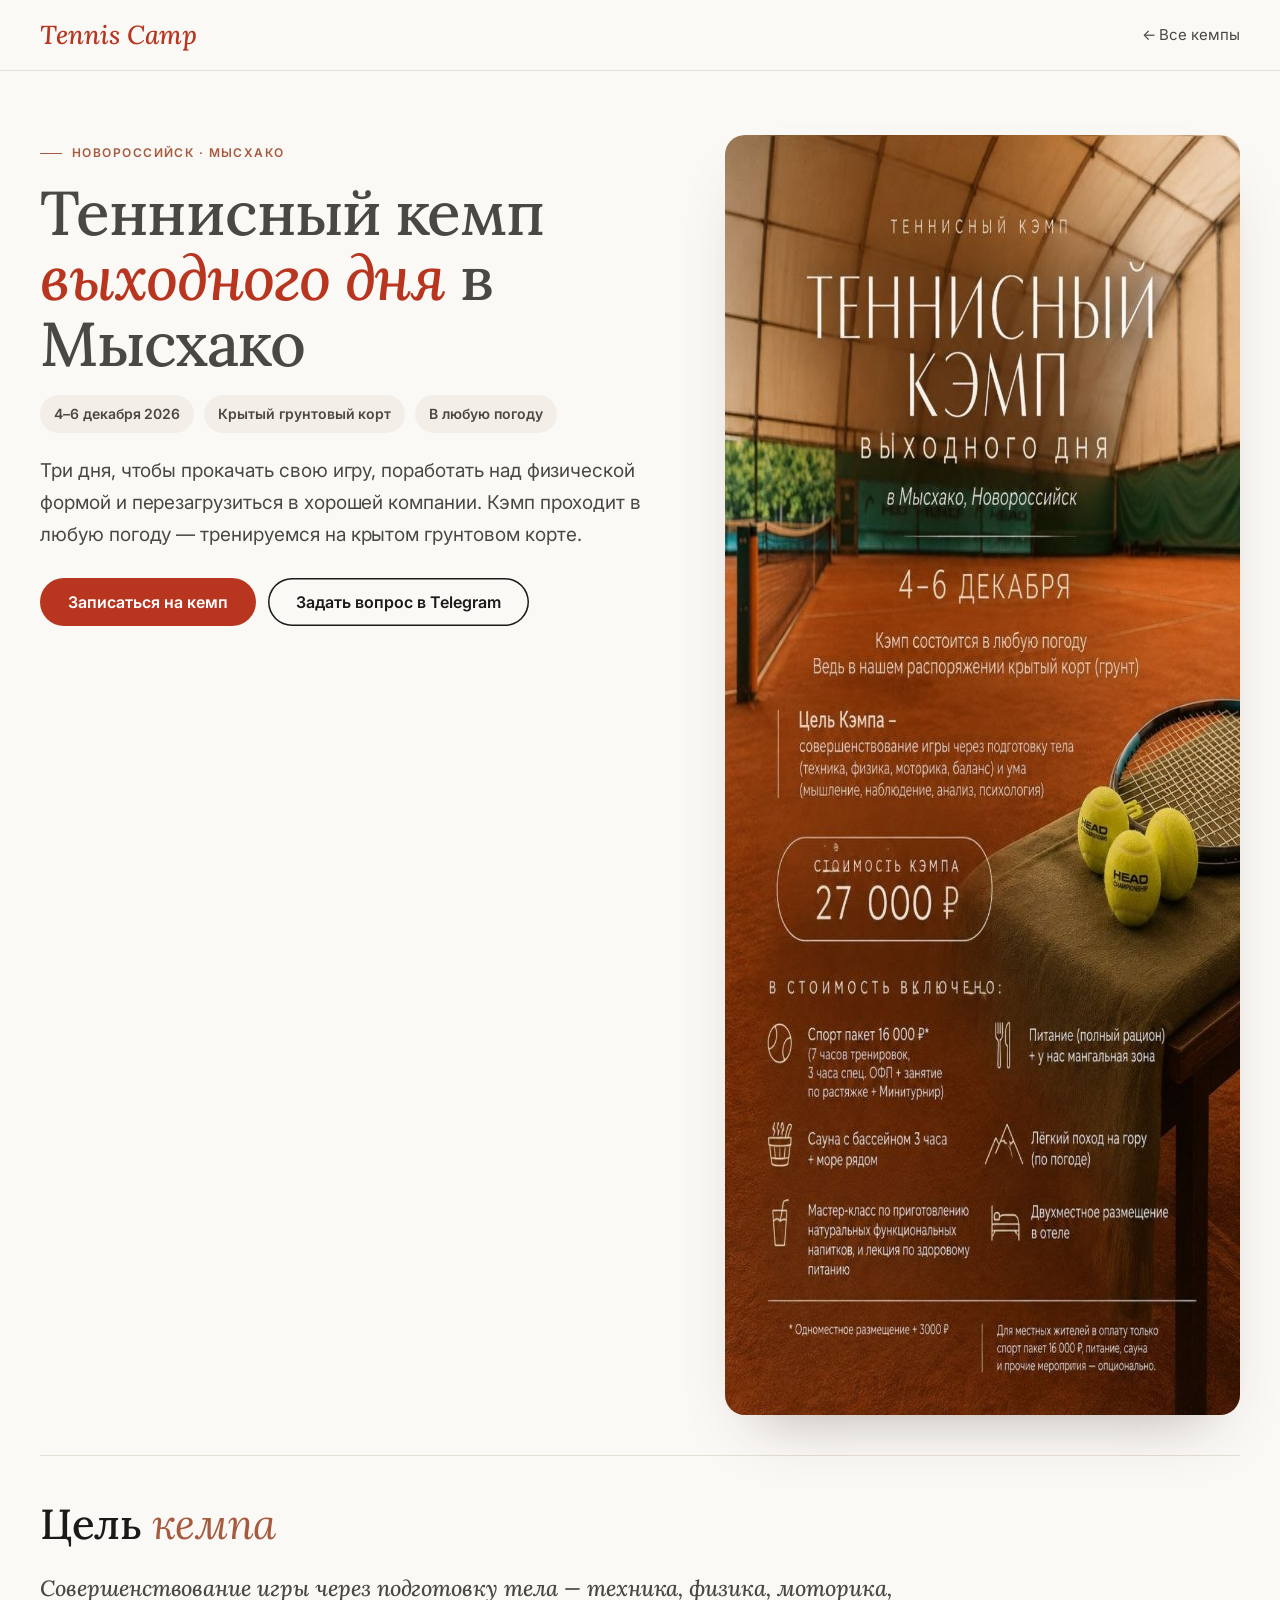
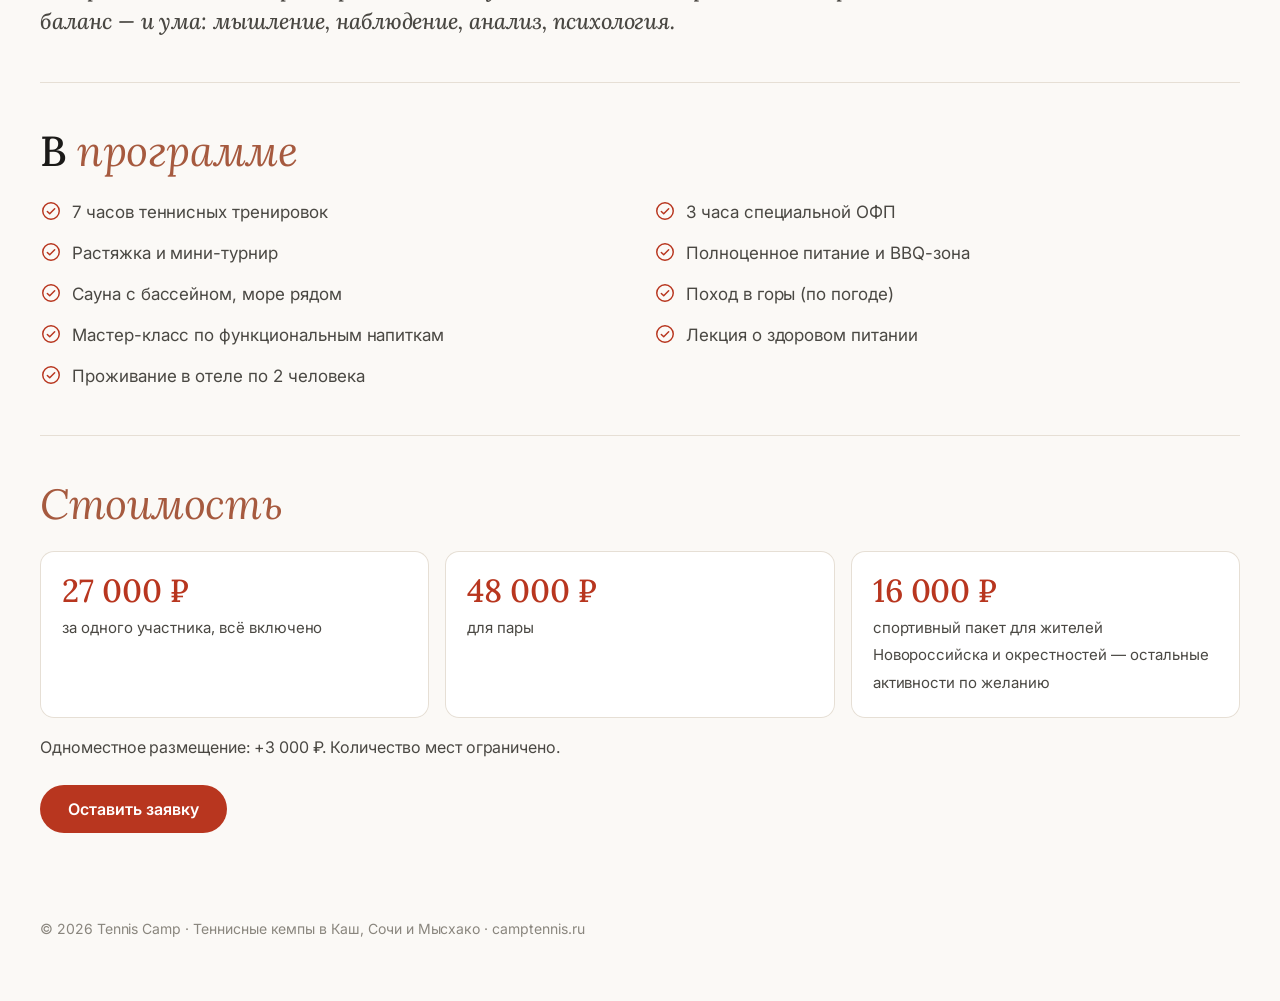
<file: myskhako/index.html>
<!doctype html>
<html lang="ru">
<head>
  <meta charset="utf-8">
  <meta name="viewport" content="width=device-width, initial-scale=1">
  <title>Теннисный кемп выходного дня в Мысхако (Новороссийск), 4–6 декабря — Tennis Camp</title>
  <meta name="description" content="Теннисный кемп выходного дня в Мысхако, Новороссийск, 4–6 декабря. Крытый грунтовый корт, 7 часов тренировок, 3 часа ОФП, мини-турнир, сауна с бассейном, питание и отель. 27 000 ₽, для пары 48 000 ₽.">
  <meta name="keywords" content="теннисный кемп Новороссийск, теннисный кемп Мысхако, теннис Новороссийск, теннисный лагерь для взрослых, теннис выходного дня, крытый грунтовый корт Новороссийск">
  <link rel="canonical" href="https://camptennis.ru/myskhako/">
  <meta property="og:type" content="website">
  <meta property="og:url" content="https://camptennis.ru/myskhako/">
  <meta property="og:title" content="Теннисный кемп выходного дня в Мысхако — 4–6 декабря">
  <meta property="og:description" content="Три дня тенниса на крытом грунте в Новороссийске: тренировки, ОФП, мини-турнир, сауна, питание и отель. 27 000 ₽.">
  <meta property="og:image" content="https://camptennis.ru/img/myskhako.jpg">
  <meta property="og:locale" content="ru_RU">
  <meta name="theme-color" content="#ffffff">
  <link rel="preconnect" href="https://fonts.googleapis.com">
  <link rel="preconnect" href="https://fonts.gstatic.com" crossorigin>
  <link href="https://fonts.googleapis.com/css2?family=Inter:wght@400;500;600&family=Lora:ital,wght@0,400;0,500;0,600;1,400;1,500&display=swap" rel="stylesheet">
  <link rel="stylesheet" href="../styles.css">
  <link rel="icon" href="data:image/svg+xml,%3Csvg xmlns='http://www.w3.org/2000/svg' viewBox='0 0 32 32'%3E%3Ccircle cx='16' cy='16' r='14' fill='%23c23a22'/%3E%3Cpath d='M6 7c6 4 6 14 0 18M26 7c-6 4-6 14 0 18' stroke='%23fff' stroke-width='2' fill='none'/%3E%3C/svg%3E">
  <style>
    .mk-top { padding: 22px 0; border-bottom: 1px solid var(--line); }
    .mk-top .container { display: flex; justify-content: space-between; align-items: center; gap: 16px; }
    .mk-back { color: var(--ink-2); text-decoration: none; font-size: 15px; }
    .mk-hero { display: grid; grid-template-columns: 1.1fr .9fr; gap: 56px; align-items: start; padding: 64px 0 40px; }
    .mk-hero h1 { font: 500 clamp(36px, 5vw, 62px)/1.06 var(--display); letter-spacing: -.02em; margin: 0 0 18px; }
    .mk-hero h1 em { font-style: italic; color: var(--red); }
    .mk-meta { display: flex; flex-wrap: wrap; gap: 10px; margin: 0 0 22px; padding: 0; list-style: none; }
    .mk-meta li { background: var(--soft); border-radius: 999px; padding: 7px 14px; font-weight: 600; font-size: 14px; }
    .mk-lead { font-size: 19px; color: var(--ink-2); margin: 0 0 26px; }
    .mk-cta { display: flex; flex-wrap: wrap; gap: 12px; }
    .mk-poster { width: 100%; border-radius: var(--r); box-shadow: var(--shadow); display: block; }
    .mk-sec { padding: 44px 0; border-top: 1px solid var(--line); }
    .mk-sec h2 { margin: 0 0 22px; font-size: clamp(28px, 3.4vw, 42px); }
    .mk-list { list-style: none; padding: 0; margin: 0; display: grid; grid-template-columns: 1fr 1fr; gap: 12px 28px; }
    .mk-list li { display: flex; gap: 10px; align-items: flex-start; font-size: 17px; }
    .mk-list svg { width: 22px; height: 22px; flex: none; fill: none; stroke: var(--red); stroke-width: 1.6; margin-top: 2px; }
    .mk-prices { display: grid; grid-template-columns: repeat(3, 1fr); gap: 16px; }
    .mk-price { background: #fff; border-radius: var(--r-sm); box-shadow: inset 0 0 0 1px var(--line); padding: 22px; }
    .mk-price b { display: block; font: 500 32px/1.1 var(--display); color: var(--red); margin-bottom: 6px; }
    .mk-price span { color: var(--ink-2); font-size: 15px; }
    .mk-note { color: var(--ink-2); margin-top: 16px; }
    .mk-goal { font: italic 500 22px/1.5 var(--display); max-width: 860px; margin: 0; }
    .mk-foot { padding: 40px 0 60px; color: var(--muted); font-size: 14px; }
    .mk-sticky { display: none; }
    @media (max-width: 860px) {
      .mk-hero { grid-template-columns: 1fr; gap: 28px; padding-top: 32px; }
      .mk-list, .mk-prices { grid-template-columns: 1fr; }
    }
    @media (max-width: 600px) {
      .container { width: calc(100% - 32px); }
      .mk-top { padding: 16px 0; }
      .mk-hero h1 { font-size: 38px; }
      .mk-meta li { font-size: 13px; padding: 6px 12px; }
      .mk-lead { font-size: 17px; }
      .mk-cta .btn { width: 100%; }
      .mk-sec { padding: 34px 0; }
      .mk-goal { font-size: 19px; }
      .mk-list li { font-size: 16px; }
      .mk-prices { gap: 10px; }
      .mk-price { padding: 16px 18px; display: flex; align-items: baseline; gap: 14px; }
      .mk-price b { font-size: 26px; margin: 0; flex: none; }
      .mk-price span { font-size: 14px; line-height: 1.4; }
      .mk-foot { padding-bottom: 110px; }
      .mk-sticky { display: flex; position: fixed; left: 12px; right: 12px; bottom: calc(12px + env(safe-area-inset-bottom)); z-index: 50;
        justify-content: space-between; align-items: center; gap: 12px; padding: 10px 10px 10px 18px; border-radius: 999px;
        background: rgba(27,26,24,.92); backdrop-filter: blur(12px); color: #fff; text-decoration: none; box-shadow: 0 16px 40px -12px rgba(0,0,0,.45); }
      .mk-sticky small { display: block; font-size: 11px; opacity: .7; letter-spacing: .04em; }
      .mk-sticky b { font: 500 18px/1.2 var(--display); }
      .mk-sticky .btn { padding: 11px 20px; }
    }
  </style>
  <script type="application/ld+json">
  {"@context":"https://schema.org","@type":"SportsEvent","name":"Теннисный кемп выходного дня в Мысхако","description":"Три дня тенниса на крытом грунтовом корте в Мысхако (Новороссийск): 7 часов тренировок, 3 часа ОФП, растяжка, мини-турнир, сауна с бассейном, питание и проживание в отеле.","sport":"Теннис","startDate":"2026-12-04","endDate":"2026-12-06","eventStatus":"https://schema.org/EventScheduled","eventAttendanceMode":"https://schema.org/OfflineEventAttendanceMode","image":"https://camptennis.ru/img/myskhako.jpg","url":"https://camptennis.ru/myskhako/","location":{"@type":"Place","name":"Мысхако, Новороссийск","address":{"@type":"PostalAddress","addressLocality":"Новороссийск","addressRegion":"Краснодарский край","addressCountry":"RU"}},"offers":[{"@type":"Offer","name":"Участие","price":"27000","priceCurrency":"RUB","availability":"https://schema.org/InStock","url":"https://camptennis.ru/myskhako/"},{"@type":"Offer","name":"Для пары","price":"48000","priceCurrency":"RUB","availability":"https://schema.org/InStock","url":"https://camptennis.ru/myskhako/"},{"@type":"Offer","name":"Спортивный пакет для жителей Новороссийска","price":"16000","priceCurrency":"RUB","availability":"https://schema.org/InStock","url":"https://camptennis.ru/myskhako/"}],"organizer":{"@type":"Organization","name":"Tennis Camp","url":"https://camptennis.ru/"}}
  </script>
</head>
<body>
<svg width="0" height="0" style="position:absolute" aria-hidden="true">
  <symbol id="i-check" viewBox="0 0 24 24"><circle cx="12" cy="12" r="9"/><path d="M8 12.5l2.6 2.6L16 9.5"/></symbol>
</svg>

<header class="mk-top">
  <div class="container">
    <a href="../" class="logo">Tennis&nbsp;Camp</a>
    <a href="../" class="mk-back">← Все кемпы</a>
  </div>
</header>

<main class="container">
  <section class="mk-hero">
    <div>
      <p class="eyebrow">Новороссийск · Мысхако</p>
      <h1>Теннисный кемп <em>выходного дня</em> в Мысхако</h1>
      <ul class="mk-meta">
        <li>4–6 декабря 2026</li>
        <li>Крытый грунтовый корт</li>
        <li>В любую погоду</li>
      </ul>
      <p class="mk-lead">Три дня, чтобы прокачать свою игру, поработать над физической формой и перезагрузиться в хорошей компании. Кэмп проходит в любую погоду — тренируемся на крытом грунтовом корте.</p>
      <div class="mk-cta">
        <a class="btn btn--lg" href="../#camps-myskhako">Записаться на кемп</a>
        <a class="btn btn--lg btn--outline" href="https://t.me/prana_kitchen_worldwide" target="_blank" rel="noopener">Задать вопрос в Telegram</a>
      </div>
    </div>
    <img class="mk-poster" src="../img/myskhako.jpg" alt="Афиша теннисного кемпа выходного дня в Мысхако, Новороссийск, 4–6 декабря" width="853" height="1280">
  </section>

  <section class="mk-sec">
    <h2>Цель <em>кемпа</em></h2>
    <p class="mk-goal">Совершенствование игры через подготовку тела — техника, физика, моторика, баланс — и ума: мышление, наблюдение, анализ, психология.</p>
  </section>

  <section class="mk-sec">
    <h2>В <em>программе</em></h2>
    <ul class="mk-list">
      <li><svg><use href="#i-check"/></svg>7 часов теннисных тренировок</li>
      <li><svg><use href="#i-check"/></svg>3 часа специальной ОФП</li>
      <li><svg><use href="#i-check"/></svg>Растяжка и мини-турнир</li>
      <li><svg><use href="#i-check"/></svg>Полноценное питание и BBQ-зона</li>
      <li><svg><use href="#i-check"/></svg>Сауна с бассейном, море рядом</li>
      <li><svg><use href="#i-check"/></svg>Поход в горы (по погоде)</li>
      <li><svg><use href="#i-check"/></svg>Мастер-класс по функциональным напиткам</li>
      <li><svg><use href="#i-check"/></svg>Лекция о здоровом питании</li>
      <li><svg><use href="#i-check"/></svg>Проживание в отеле по 2 человека</li>
    </ul>
  </section>

  <section class="mk-sec">
    <h2><em>Стоимость</em></h2>
    <div class="mk-prices">
      <div class="mk-price"><b>27 000 ₽</b><span>за одного участника, всё включено</span></div>
      <div class="mk-price"><b>48 000 ₽</b><span>для пары</span></div>
      <div class="mk-price"><b>16 000 ₽</b><span>спортивный пакет для жителей Новороссийска и окрестностей — остальные активности по желанию</span></div>
    </div>
    <p class="mk-note">Одноместное размещение: +3 000 ₽. Количество мест ограничено.</p>
    <div class="mk-cta" style="margin-top:24px">
      <a class="btn btn--lg" href="../#camps-myskhako">Оставить заявку</a>
    </div>
  </section>
</main>

<a class="mk-sticky" href="../#camps-myskhako"><span><small>4–6 декабря · Мысхако</small><b>27 000 ₽</b></span><span class="btn">Записаться</span></a>

<footer class="container mk-foot">
  © 2026 Tennis Camp · Теннисные кемпы в Каш, Сочи и Мысхако · <a href="../">camptennis.ru</a>
</footer>
</body>
</html>
</file>
<file: styles.css>
/* ============ Tennis Camp — светлый каталог ============ */
:root {
  --bg: #ffffff;
  --soft: #f6f4f1;
  --card: #ffffff;
  --ink: #1d1d1f;
  --ink-2: #44454a;
  --muted: #7a7b80;
  --line: #e7e4df;
  --red: #c23a22;
  --red-dark: #a42f1a;
  --clay: #b8532f;
  --dark: #121212;
  --dark-2: #1c1c1c;
  --winter-1: #1d2f4d;
  --winter-2: #5b7fb0;
  --r: 14px;
  --r-sm: 10px;
  --shadow: 0 18px 40px -22px rgba(0,0,0,.28);
  --display: 'Playfair Display', Georgia, serif;
  --sans: 'Manrope', system-ui, -apple-system, sans-serif;
  --ease: cubic-bezier(.2, .7, .2, 1);
}

*, *::before, *::after { box-sizing: border-box; }
html { scroll-behavior: smooth; scroll-padding-top: 80px; }
body { margin: 0; font-family: var(--sans); color: var(--ink); background: var(--bg); font-size: 16px; line-height: 1.6; -webkit-font-smoothing: antialiased; }
img { max-width: 100%; display: block; }
a { color: inherit; text-decoration: none; }
svg { width: 1em; height: 1em; fill: none; stroke: currentColor; stroke-width: 1.7; stroke-linecap: round; stroke-linejoin: round; flex: none; }
::selection { background: var(--red); color: #fff; }
h1, h2, h3, h4 { margin: 0; }
h2 { font-size: clamp(28px, 3.2vw, 38px); font-weight: 800; letter-spacing: -.02em; line-height: 1.15; }
h3 { font-size: 18px; font-weight: 800; letter-spacing: -.01em; line-height: 1.3; }
p { margin: 0 0 1em; }
.container { width: min(1200px, 100% - 40px); margin-inline: auto; }
.muted { color: var(--muted); }
.eyebrow { font-size: 12px; font-weight: 700; letter-spacing: .08em; text-transform: uppercase; color: var(--ink-2); margin: 0 0 6px; }
.eyebrow--light { color: rgba(255,255,255,.7); }
.section__sub { color: var(--ink-2); font-size: 17px; margin: 8px 0 0; }
.section__sub--light { color: rgba(255,255,255,.7); }

/* ============ Buttons ============ */
.btn { display: inline-flex; align-items: center; justify-content: center; gap: 8px; border: 0; cursor: pointer; font: 700 15px var(--sans); padding: 13px 26px; border-radius: 999px; background: var(--red); color: #fff; transition: background .2s, transform .25s var(--ease), box-shadow .25s; white-space: nowrap; }
.btn:hover { background: var(--red-dark); transform: translateY(-1px); box-shadow: 0 10px 22px -12px rgba(194, 58, 34, .7); }
.btn:disabled { opacity: .6; cursor: wait; transform: none; }
.btn svg { font-size: 18px; }
.btn--lg { padding: 16px 30px; font-size: 16px; }
.btn--small { padding: 9px 20px; font-size: 14px; }
.btn--block { width: 100%; }
.btn--outline { background: transparent; color: var(--ink); box-shadow: inset 0 0 0 1.5px var(--ink); }
.btn--outline:hover { background: var(--ink); color: #fff; box-shadow: none; }
.link-btn { display: inline-flex; align-items: center; gap: 4px; background: none; border: 0; padding: 0; cursor: pointer; font: 700 15px var(--sans); color: var(--ink); }
.link-btn svg { transition: transform .25s var(--ease); }
.link-btn:hover { color: var(--red); }
.link-btn:hover svg { transform: translateX(3px); }

/* ============ Topbar + Nav ============ */
.topbar { background: var(--red); color: #fff; text-align: center; font-size: 13px; font-weight: 600; padding: 8px 16px; }
.topbar__link { background: none; border: 0; padding: 0; color: #ffe08a; font: inherit; font-weight: 800; cursor: pointer; text-decoration: underline; text-underline-offset: 3px; }
.nav { position: sticky; top: 0; z-index: 50; background: rgba(255,255,255,.96); backdrop-filter: blur(12px); border-bottom: 1px solid var(--line); }
.nav__inner { display: flex; align-items: center; gap: 28px; height: 68px; }
.logo { font: 800 26px/1 var(--display); color: var(--red); letter-spacing: -.01em; }
.logo--light { color: #fff; }
.nav__links { display: flex; gap: 24px; font-size: 14px; font-weight: 600; padding-left: 26px; border-left: 1px solid var(--line); height: 28px; align-items: center; }
.nav__links a { transition: color .2s; }
.nav__links a:hover { color: var(--red); }
.nav__tg { margin-left: auto; display: inline-flex; align-items: center; gap: 7px; font-size: 14px; font-weight: 700; }
.nav__tg svg { font-size: 19px; color: var(--red); }
.nav__tg:hover { color: var(--red); }
.nav__burger { display: none; background: none; border: 0; width: 40px; height: 40px; cursor: pointer; padding: 9px; }
.nav__burger span { display: block; height: 2px; background: var(--ink); margin: 6px 0; transition: transform .3s var(--ease); }
.nav.menu-open .nav__burger span:first-child { transform: translateY(4px) rotate(45deg); }
.nav.menu-open .nav__burger span:last-child { transform: translateY(-4px) rotate(-45deg); }

/* ============ Hero ============ */
.hero { position: relative; min-height: 440px; display: grid; place-items: center; text-align: center; color: #fff; overflow: hidden; padding: 70px 0 110px; }
.hero__bg { position: absolute; inset: 0; background: url('img/hero.jpg') center 62% / cover no-repeat; transform: scale(1.05); animation: heroZoom 12s var(--ease) forwards; }
.hero__bg::after { content: ''; position: absolute; inset: 0; background: linear-gradient(180deg, rgba(120, 40, 20, .55), rgba(150, 52, 26, .72)); mix-blend-mode: multiply; }
.hero::after { content: ''; position: absolute; inset: 0; background: linear-gradient(180deg, rgba(0,0,0,.05), rgba(0,0,0,.25)); }
@keyframes heroZoom { to { transform: scale(1); } }
.hero__inner { position: relative; z-index: 1; }
.hero__kicker { font-size: 13px; font-weight: 700; letter-spacing: .14em; text-transform: uppercase; opacity: .9; margin-bottom: 14px; }
.hero__title { font: 800 clamp(42px, 6.4vw, 84px)/1.05 var(--display); letter-spacing: -.01em; margin-bottom: 16px; text-shadow: 0 4px 30px rgba(0,0,0,.25); }
.hero__lead { font-size: 18px; max-width: 620px; margin: 0 auto; opacity: .92; }

/* ============ Search ============ */
.search-wrap { position: relative; z-index: 5; margin-top: -42px; }
.search { display: grid; grid-template-columns: 1.1fr 1fr 1fr auto; align-items: center; background: #fff; border-radius: 999px; padding: 8px 8px 8px 12px; box-shadow: 0 20px 50px -20px rgba(0,0,0,.35), 0 0 0 1px var(--line); }
.search__field { display: flex; align-items: center; gap: 12px; padding: 6px 18px; border-right: 1px solid var(--line); cursor: pointer; min-width: 0; }
.search__field:nth-child(3) { border-right: 0; }
.search__field > svg { font-size: 20px; color: var(--muted); }
.search__field > span { display: grid; min-width: 0; flex: 1; }
.search__field small { font-size: 11px; font-weight: 800; letter-spacing: .06em; text-transform: uppercase; color: var(--muted); }
.search__field select { border: 0; background: transparent; font: 600 15px var(--sans); color: var(--ink); padding: 2px 0; outline: none; cursor: pointer; appearance: none; -webkit-appearance: none; width: 100%; text-overflow: ellipsis; }
.search__btn { padding: 15px 28px; }

/* ============ Tiles ============ */
.tiles { display: grid; grid-template-columns: repeat(3, 1fr); gap: 24px; padding: 56px 0 10px; }
.tile { display: flex; flex-direction: column; gap: 3px; }
.tile__img { display: block; aspect-ratio: 1 / 1; border-radius: var(--r-sm); background: var(--img) center / cover; margin-bottom: 14px; overflow: hidden; position: relative; transition: transform .5s var(--ease), box-shadow .5s var(--ease); }
.tile:hover .tile__img { transform: translateY(-4px); box-shadow: var(--shadow); }
.tile__img--winter { background: radial-gradient(120% 100% at 75% 0%, var(--winter-2) 0%, var(--winter-1) 75%); }
.tile__img--winter::after, .place__media--winter::after { content: ''; position: absolute; inset: 24% 20%; border: 1.5px solid rgba(255,255,255,.4); background: linear-gradient(rgba(255,255,255,.4), rgba(255,255,255,.4)) center / 100% 1.5px no-repeat, linear-gradient(rgba(255,255,255,.3), rgba(255,255,255,.3)) center / 1.5px 50% no-repeat; transform: perspective(500px) rotateX(50deg); }
.snow { position: absolute; inset: -50% 0 0; background-image: radial-gradient(2px 2px at 20px 30px, #fff, transparent), radial-gradient(1.5px 1.5px at 80px 120px, #fff, transparent), radial-gradient(2.5px 2.5px at 150px 60px, #fff, transparent), radial-gradient(1.5px 1.5px at 200px 160px, #fff, transparent), radial-gradient(2px 2px at 260px 90px, #fff, transparent); background-size: 300px 200px; opacity: .6; animation: snow 14s linear infinite; }
@keyframes snow { to { transform: translateY(33%); } }
.tile b { font-size: 18px; font-weight: 800; }
.tile__more { display: inline-flex; align-items: center; gap: 4px; font-size: 14px; color: var(--ink-2); }
.tile:hover .tile__more { color: var(--red); }

/* ============ Sections ============ */
.section { padding: 90px 0; }
.section--soft { background: var(--soft); }
.section--dark { background: var(--dark); color: #fff; }
.section__head { display: flex; justify-content: space-between; align-items: end; gap: 24px; flex-wrap: wrap; margin-bottom: 30px; }

/* Filters */
.filters { display: flex; gap: 8px; }
.chip { border: 1px solid var(--line); cursor: pointer; font: 700 14px var(--sans); padding: 9px 20px; border-radius: 999px; background: #fff; color: var(--ink); transition: .2s; }
.chip:hover { border-color: var(--ink); }
.chip.is-active { background: var(--ink); border-color: var(--ink); color: #fff; }

/* ============ Camp cards ============ */
.camps { display: grid; grid-template-columns: repeat(auto-fill, minmax(min(270px, 100%), 1fr)); gap: 20px; }
.camp { display: flex; flex-direction: column; background: var(--card); border: 1px solid var(--line); border-radius: var(--r); overflow: hidden; cursor: pointer; transition: transform .35s var(--ease), box-shadow .35s var(--ease); animation: fadeUp .6s var(--ease) both; text-align: left; font: inherit; color: inherit; padding: 0; }
.camp:hover { transform: translateY(-4px); box-shadow: var(--shadow); }
@keyframes fadeUp { from { opacity: 0; transform: translateY(18px); } }
.camp__img { position: relative; aspect-ratio: 4 / 2.9; background: var(--img) center / cover; overflow: hidden; }
.camp__img--winter { background: radial-gradient(120% 100% at 75% 0%, var(--winter-2) 0%, var(--winter-1) 75%); }
.camp__img--winter::after { content: ''; position: absolute; inset: 22% 18%; border: 1.5px solid rgba(255,255,255,.4); background: linear-gradient(rgba(255,255,255,.4), rgba(255,255,255,.4)) center / 100% 1.5px no-repeat; transform: perspective(400px) rotateX(50deg); }
.camp__badges { position: absolute; left: 12px; top: 12px; display: flex; gap: 6px; flex-wrap: wrap; z-index: 1; }
.badge { font-size: 11px; font-weight: 800; padding: 5px 10px; border-radius: 99px; background: #fff; color: var(--ink); }
.badge--hot { background: var(--red); color: #fff; }
.badge--dark { background: var(--ink); color: #fff; }
.camp__body { padding: 18px 20px 20px; display: flex; flex-direction: column; flex: 1; }
.camp__cat { font-size: 13px; color: var(--muted); margin-bottom: 6px; }
.camp__title { font-size: 17px; font-weight: 800; line-height: 1.3; margin-bottom: 10px; }
.camp__row { display: flex; align-items: center; gap: 8px; font-size: 13px; color: var(--ink-2); margin-bottom: 3px; }
.camp__row svg { font-size: 14px; color: var(--muted); }
.camp__features { list-style: none; padding: 0; margin: 14px 0 0; display: flex; flex-wrap: wrap; gap: 2px 0; font-size: 13px; color: var(--ink-2); }
.camp__features li:not(:last-child)::after { content: '•'; margin: 0 7px; color: var(--muted); }
.camp__seats { font-size: 12px; font-weight: 700; color: #2f8a52; margin-top: 12px; }
.camp__seats--low { color: var(--red); }
.camp__seats--sold { color: var(--muted); }
.camp__foot { margin-top: auto; padding-top: 16px; }
.camp__price { border-top: 1px solid var(--line); padding-top: 14px; margin-top: 16px; text-align: right; font-size: 14px; color: var(--ink-2); }
.camp__price b { font-size: 18px; font-weight: 800; color: var(--ink); }
.camp__price small { display: block; font-size: 12px; color: var(--muted); }
.camp.is-sold { opacity: .7; }

/* ============ About ============ */
.about { display: grid; grid-template-columns: 1fr 1fr; gap: 70px; align-items: center; }
.about__photos { display: grid; grid-template-columns: 1.15fr 1fr; gap: 16px; align-items: end; }
.about__photos img { width: 100%; aspect-ratio: 3 / 4; object-fit: cover; border-radius: var(--r); }
.about__photos img:last-child { aspect-ratio: 3 / 4.6; transform: translateY(40px); }
.about__text h2 { margin-bottom: 18px; }
.about__lead { font-size: 19px; font-weight: 600; line-height: 1.5; }
.about__text p { color: var(--ink-2); }
.about__facts { list-style: none; padding: 0; margin: 28px 0 0; display: grid; grid-template-columns: repeat(3, 1fr); gap: 14px; }
.about__facts li { background: #fff; border: 1px solid var(--line); border-radius: var(--r-sm); padding: 16px; }
.about__facts b { display: block; font: 800 30px/1.1 var(--display); color: var(--red); }
.about__facts span { font-size: 13px; color: var(--ink-2); line-height: 1.35; display: block; margin-top: 4px; }

/* ============ Services (dark) ============ */
.services { display: grid; grid-template-columns: repeat(3, 1fr); gap: 16px; margin-top: 36px; }
.service { border: 1px solid rgba(255,255,255,.18); border-radius: var(--r); padding: 26px; transition: background .3s, border-color .3s; }
.service:hover { background: var(--dark-2); border-color: rgba(255,255,255,.35); }
.service svg { font-size: 28px; color: rgba(255,255,255,.85); margin-bottom: 18px; stroke-width: 1.4; }
.service h3 { font-size: 20px; margin-bottom: 8px; }
.service p { font-size: 14px; color: rgba(255,255,255,.65); margin: 0; }

/* ============ Program ============ */
.program { display: grid; grid-template-columns: 1fr 1.1fr; gap: 70px; align-items: start; }
.levels { display: grid; gap: 12px; margin-top: 28px; }
.level { display: flex; gap: 14px; align-items: start; padding: 18px; border: 1px solid var(--line); border-radius: var(--r-sm); }
.level svg { font-size: 22px; color: var(--red); margin-top: 2px; }
.level b { display: block; font-weight: 800; }
.level span { font-size: 14px; color: var(--ink-2); }
.timeline { list-style: none; margin: 0; padding: 0; border-left: 2px solid var(--line); }
.timeline li { position: relative; display: grid; grid-template-columns: 76px 1fr; gap: 16px; padding: 16px 0 16px 26px; }
.timeline li::before { content: ''; position: absolute; left: -7px; top: 22px; width: 12px; height: 12px; border-radius: 50%; background: #fff; border: 2px solid var(--red); }
.timeline time { font-weight: 800; color: var(--red); padding-top: 1px; }
.timeline b { display: block; font-weight: 800; }
.timeline span { font-size: 14px; color: var(--ink-2); }

/* ============ Gallery ============ */
.gallery { columns: 4; column-gap: 14px; margin-top: 30px; }
.gallery__item { display: inline-block; vertical-align: top; width: 100%; margin: 0 0 14px; padding: 0; border: 0; border-radius: var(--r-sm); overflow: hidden; cursor: zoom-in; break-inside: avoid; background: var(--line); }
.gallery__item img { width: 100%; height: auto; transition: transform .8s var(--ease); }
@media (hover: hover) { .gallery__item:hover img { transform: scale(1.05); } }
.gallery__item:focus-visible { outline: 2px solid var(--red); outline-offset: 3px; }

/* ============ Places ============ */
.places { display: grid; grid-template-columns: 1fr 1fr; gap: 20px; margin-top: 30px; }
.place { border: 1px solid var(--line); border-radius: var(--r); overflow: hidden; display: flex; flex-direction: column; }
.place__media { position: relative; aspect-ratio: 16 / 9; background: var(--img) center 60% / cover; overflow: hidden; }
.place__media--winter { background: radial-gradient(120% 100% at 75% 0%, var(--winter-2) 0%, var(--winter-1) 75%); }
.place__badge { position: absolute; left: 14px; top: 14px; z-index: 1; font-size: 12px; font-weight: 800; padding: 6px 12px; border-radius: 99px; background: #fff; }
.place__body { padding: 24px 26px 26px; display: flex; flex-direction: column; flex: 1; }
.place__body h3 { font-size: 22px; margin-bottom: 10px; }
.place__body > p { color: var(--ink-2); }
.place__list { list-style: none; padding: 0; margin: 0 0 22px; display: grid; gap: 10px; }
.place__list li { display: flex; gap: 10px; font-size: 15px; color: var(--ink-2); }
.place__list svg { font-size: 18px; color: var(--red); margin-top: 3px; }
.place__list b { color: var(--ink); }
.place .link-btn { margin-top: auto; align-self: flex-start; }

.courts { margin-top: 20px; border-radius: var(--r); padding: 40px; background: linear-gradient(135deg, var(--winter-1), #2a4470); color: #fff; display: grid; grid-template-columns: 1fr 1.7fr; gap: 40px; }
.courts h3 { font-size: 28px; margin-bottom: 12px; }
.courts__head p:last-child { color: rgba(255,255,255,.75); }
.courts__grid { display: grid; grid-template-columns: 1fr 1fr; gap: 12px; }
.court-card { padding: 20px; border-radius: var(--r-sm); border: 1px solid rgba(255,255,255,.2); background: rgba(255,255,255,.05); }
.court-card svg { font-size: 24px; color: #a9c6f0; margin-bottom: 10px; }
.court-card h4 { font-size: 16px; font-weight: 800; margin-bottom: 4px; }
.court-card p { font-size: 14px; color: rgba(255,255,255,.72); margin: 0; }

/* ============ Callout ============ */
.callout-row { display: grid; grid-template-columns: 2.2fr 1fr; gap: 20px; padding-bottom: 20px; }
.callout { border: 1px solid var(--line); border-radius: var(--r); overflow: hidden; display: grid; grid-template-columns: 1fr 1fr; background: #fff; }
.callout__img { background: var(--img) center / cover; min-height: 300px; }
.callout__body { padding: 36px; display: flex; flex-direction: column; justify-content: center; }
.callout h3 { font-size: 24px; margin-bottom: 18px; }
.callout ul { list-style: none; padding: 0; margin: 0 0 24px; display: grid; gap: 12px; }
.callout li { display: flex; gap: 10px; align-items: center; color: var(--ink-2); }
.callout li svg { font-size: 19px; color: var(--ink); }
.callout__body .btn { align-self: flex-start; }
.callout--tg { display: flex; flex-direction: column; padding: 30px; background: var(--soft); }
.callout__icon { width: 64px; height: 64px; border-radius: 50%; background: #fff; display: grid; place-items: center; font-size: 28px; color: var(--red); margin-bottom: 18px; box-shadow: 0 0 0 1px var(--line); }
.callout--tg h3 { margin-bottom: 8px; }
.callout--tg p { color: var(--ink-2); }
.callout--tg .btn { margin-top: auto; }

/* ============ FAQ ============ */
.faq { display: grid; grid-template-columns: 1fr 1.6fr; gap: 70px; }
.faq__list details { border-bottom: 1px solid var(--line); }
.faq__list details:first-child { border-top: 1px solid var(--line); }
.faq__list summary { cursor: pointer; list-style: none; padding: 20px 40px 20px 0; font-weight: 700; font-size: 17px; position: relative; transition: color .2s; }
.faq__list summary:hover { color: var(--red); }
.faq__list summary::-webkit-details-marker { display: none; }
.faq__list summary::after { content: '+'; position: absolute; right: 4px; top: 50%; transform: translateY(-50%); font-size: 26px; font-weight: 400; color: var(--red); transition: transform .3s var(--ease); }
.faq__list details[open] summary::after { transform: translateY(-50%) rotate(45deg); }
.faq__list details p { color: var(--ink-2); padding: 0 40px 20px 0; margin: 0; }

/* ============ Apply / Form ============ */
.apply { display: grid; grid-template-columns: 1fr 1.2fr; gap: 70px; align-items: start; }
.checks { list-style: none; padding: 0; margin: 26px 0 0; display: grid; gap: 12px; font-weight: 600; }
.checks li { display: flex; align-items: center; gap: 10px; }
.checks svg { font-size: 20px; color: var(--red); }
.form { background: #fff; border: 1px solid var(--line); border-radius: var(--r); padding: 32px; display: grid; gap: 14px; box-shadow: var(--shadow); }
.form--modal { padding: 0; border: 0; box-shadow: none; }
.form__row { display: grid; grid-template-columns: 1fr 1fr; gap: 14px; }
.field { display: grid; gap: 6px; }
.field--full { grid-column: 1 / -1; }
.field span { font-size: 13px; font-weight: 700; color: var(--ink-2); }
.field input, .field select, .field textarea { width: 100%; font: 500 15px var(--sans); color: var(--ink); padding: 13px 14px; border: 1px solid var(--line); border-radius: var(--r-sm); background-color: #fff; transition: border-color .2s, box-shadow .2s; outline: none; appearance: none; -webkit-appearance: none; }
.field select { background-image: url("data:image/svg+xml,%3Csvg xmlns='http://www.w3.org/2000/svg' viewBox='0 0 24 24' fill='none' stroke='%237a7b80' stroke-width='2' stroke-linecap='round'%3E%3Cpath d='M6 9l6 6 6-6'/%3E%3C/svg%3E"); background-repeat: no-repeat; background-position: right 12px center; background-size: 18px; padding-right: 40px; }
.field textarea { resize: vertical; }
.field input:focus, .field select:focus, .field textarea:focus { border-color: var(--ink); box-shadow: 0 0 0 3px rgba(29,29,31,.08); }
.field.is-invalid input, .field.is-invalid select { border-color: var(--red); background-color: #fff6f4; }
.price-total { border-radius: var(--r-sm); padding: 12px 16px; font-size: 14px; background: var(--soft); }
.price-total[hidden] { display: none; }
.price-total b { font-size: 18px; color: var(--ink); }
.price-total span { color: var(--muted); font-size: 13px; }
.consent { display: flex; gap: 10px; align-items: start; font-size: 13px; color: var(--muted); cursor: pointer; }
.consent input { accent-color: var(--red); margin-top: 2px; width: 16px; height: 16px; }
.hp { position: absolute; left: -9999px; opacity: 0; }
.form__error { color: var(--red); font-weight: 700; font-size: 14px; margin: 0; }
.form__error:empty { display: none; }
.form__error a { text-decoration: underline; }
.form__success { text-align: center; padding: 30px 10px; }
.form__success .big { width: 64px; height: 64px; margin: 0 auto 16px; border-radius: 50%; background: var(--red); color: #fff; display: grid; place-items: center; font-size: 30px; }
.form__success h3 { font-size: 26px; margin-bottom: 8px; }
.form__success p { color: var(--ink-2); }

/* ============ Modal / Toast / Lightbox ============ */
.modal { position: fixed; inset: 0; z-index: 100; display: grid; place-items: center; padding: 16px; visibility: hidden; opacity: 0; transition: opacity .3s, visibility .3s; }
.modal.is-open { visibility: visible; opacity: 1; }
.modal__backdrop { position: absolute; inset: 0; background: rgba(0,0,0,.5); backdrop-filter: blur(4px); }
.modal__dialog { position: relative; background: #fff; border-radius: 20px; padding: 34px; width: min(620px, 100%); max-height: calc(100vh - 32px); overflow-y: auto; transform: translateY(20px); transition: transform .4s var(--ease); }
.modal.is-open .modal__dialog { transform: none; }
.modal__dialog h2 { font-size: 28px; margin-bottom: 20px; padding-right: 40px; }
.modal__close { position: absolute; top: 16px; right: 16px; width: 40px; height: 40px; border-radius: 50%; border: 0; background: var(--soft); font-size: 24px; cursor: pointer; line-height: 1; }
.modal__close:hover { background: var(--line); }
body.no-scroll { overflow: hidden; }
.toast { position: fixed; left: 50%; bottom: 24px; transform: translate(-50%, 120px); background: var(--ink); color: #fff; padding: 14px 22px; border-radius: 12px; font-weight: 700; z-index: 200; transition: transform .4s var(--ease); max-width: calc(100% - 32px); }
.toast.is-show { transform: translate(-50%, 0); }
.lightbox { position: fixed; inset: 0; z-index: 150; background: rgba(0,0,0,.92); display: grid; place-items: center; opacity: 0; visibility: hidden; transition: opacity .3s, visibility .3s; }
.lightbox.is-open { opacity: 1; visibility: visible; }
.lightbox__img { max-width: min(92vw, 1100px); max-height: 86vh; border-radius: 10px; user-select: none; }
.lightbox__close, .lightbox__nav { position: absolute; border: 0; background: rgba(255,255,255,.12); color: #fff; cursor: pointer; border-radius: 50%; display: grid; place-items: center; }
.lightbox__close:hover, .lightbox__nav:hover { background: rgba(255,255,255,.25); }
.lightbox__close { top: 18px; right: 18px; width: 46px; height: 46px; font-size: 28px; }
.lightbox__nav { top: 50%; transform: translateY(-50%); width: 52px; height: 52px; font-size: 32px; }
.lightbox__nav--prev { left: 18px; } .lightbox__nav--next { right: 18px; }
.lightbox__count { position: absolute; bottom: 16px; left: 50%; transform: translateX(-50%); color: rgba(255,255,255,.7); font-weight: 700; font-size: 14px; margin: 0; }

/* ============ Footer ============ */
.footer { background: var(--dark); color: #fff; padding: 60px 0 30px; }
.footer__top { display: flex; justify-content: space-between; align-items: center; gap: 20px; flex-wrap: wrap; padding-bottom: 36px; border-bottom: 1px solid rgba(255,255,255,.12); }
.footer__top .logo { font-size: 34px; }
.footer__cols { display: grid; grid-template-columns: repeat(3, 1fr); gap: 24px; padding: 34px 0; }
.footer__cols div { display: grid; gap: 8px; align-content: start; font-size: 14px; color: rgba(255,255,255,.7); }
.footer__cols b { color: #fff; font-size: 14px; margin-bottom: 4px; }
.footer__cols a:hover { color: #fff; }
.footer__copy { color: rgba(255,255,255,.45); font-size: 13px; margin: 0; }

/* ============ Reveal ============ */
.reveal { opacity: 0; transform: translateY(22px); transition: opacity .8s var(--ease), transform .8s var(--ease); }
.reveal.is-visible { opacity: 1; transform: none; }

/* ============ Responsive ============ */
@media (max-width: 1080px) {
  .nav__links { gap: 16px; }
  .callout-row { grid-template-columns: 1fr; }
  .courts { grid-template-columns: 1fr; gap: 24px; }
  .gallery { columns: 3; }
}
@media (max-width: 900px) {
  .nav__links { position: fixed; inset: 68px 0 auto; flex-direction: column; align-items: stretch; height: auto; gap: 0; background: #fff; padding: 6px 20px 20px; border: 0; border-bottom: 1px solid var(--line); transform: translateY(-140%); transition: transform .4s var(--ease); z-index: -1; font-size: 17px; }
  .nav__links a { padding: 14px 0; border-bottom: 1px solid var(--line); }
  .nav.menu-open .nav__links { transform: none; }
  .nav__burger { display: block; }
  .nav__cta { display: none; }
  .search { grid-template-columns: 1fr 1fr; border-radius: 20px; padding: 10px; gap: 4px; }
  .search__field { border-right: 0; padding: 10px 12px; border-radius: 12px; background: var(--soft); }
  .search__btn { grid-column: 1 / -1; }
  .search__field:nth-child(3) { grid-column: 1 / -1; }
  .tiles { gap: 14px; }
  .about, .program, .faq, .apply { grid-template-columns: 1fr; gap: 40px; }
  .about__photos img:last-child { transform: none; }
  .services { grid-template-columns: 1fr 1fr; }
  .places { grid-template-columns: 1fr; }
  .section { padding: 70px 0; }
}
@media (max-width: 600px) {
  .container { width: calc(100% - 32px); }
  .topbar { font-size: 12px; }
  .nav__tg span { display: none; }
  .logo { font-size: 23px; }
  .hero { min-height: 400px; padding: 60px 0 100px; }
  .hero__lead { font-size: 16px; }
  .search { grid-template-columns: 1fr; }
  .tiles { grid-template-columns: 1fr; }
  .tile__img { aspect-ratio: 16 / 9; }
  .about__facts { grid-template-columns: 1fr; }
  .services { grid-template-columns: 1fr; }
  .gallery { columns: 2; column-gap: 10px; }
  .gallery__item { margin-bottom: 10px; }
  .courts { padding: 26px 20px; }
  .courts__grid { grid-template-columns: 1fr; }
  .callout { grid-template-columns: 1fr; }
  .callout__img { min-height: 200px; }
  .callout__body { padding: 26px 22px; }
  .form { padding: 22px 18px; }
  .form__row { grid-template-columns: 1fr; }
  .modal__dialog { padding: 28px 18px; }
  .footer__cols { grid-template-columns: 1fr; }
  .lightbox__nav { top: auto; bottom: 10px; transform: none; width: 46px; height: 46px; }
}
@media (prefers-reduced-motion: reduce) {
  *, *::before, *::after { animation: none !important; transition: none !important; }
  .reveal { opacity: 1; transform: none; }
}

/* =====================================================
   STYLE 2.0 — более стильная подача
   ===================================================== */
:root {
  --bg: #fbf9f6;
  --soft: #f3eee7;
  --line: #e6dfd5;
  --ink: #1b1a18;
  --ink-2: #4a4843;
  --muted: #8a867e;
  --red: #b8361f;
  --red-dark: #962a16;
  --dark: #151614;
  --r: 20px;
  --r-sm: 14px;
  --shadow: 0 30px 60px -32px rgba(40, 24, 12, .35);
}
body { background: var(--bg); }

/* Заголовки — с засечками и курсивным акцентом */
h2 { font: 700 clamp(34px, 4.4vw, 58px)/1.04 var(--display); letter-spacing: -.02em; }
h2 em, .hero__title em, .courts h3 em { font-style: italic; color: var(--red); font-weight: 700; }
.section--dark h2 em, .courts h3 em { color: #f0b49f; }
.eyebrow { display: inline-flex; align-items: center; gap: 10px; color: var(--red); font-size: 11px; font-weight: 800; letter-spacing: .2em; margin-bottom: 16px; }
.eyebrow::before { content: ''; width: 22px; height: 1px; background: currentColor; }
.eyebrow--light { color: #f0b49f; }
.section__sub { font-size: 17px; color: var(--ink-2); max-width: 560px; margin-top: 14px; }
.section { padding: 120px 0; }
.section__head { margin-bottom: 44px; }

/* Кнопки */
.btn { padding: 14px 28px; letter-spacing: .01em; }
.btn--light { background: #fff; color: var(--ink); }
.btn--light:hover { background: var(--bg); color: var(--ink); }

/* Топбар и меню */
.topbar { background: var(--dark); font-weight: 500; letter-spacing: .02em; }
.topbar__link { color: #f0b49f; }
.nav { background: rgba(251, 249, 246, .9); border-bottom-color: transparent; box-shadow: 0 1px 0 var(--line); }
.logo { font-size: 28px; font-style: italic; }
.nav__links { font-weight: 600; letter-spacing: .01em; }

/* Hero — естественное фото, больше высоты */
.hero { min-height: min(78vh, 760px); padding: 90px 0 150px; align-items: end; text-align: left; place-items: end start; }
.hero__bg::after { background: linear-gradient(180deg, rgba(12, 12, 10, .1) 0%, rgba(12, 12, 10, .05) 35%, rgba(12, 12, 10, .62) 100%), linear-gradient(90deg, rgba(12, 12, 10, .45) 0%, rgba(12, 12, 10, 0) 65%); mix-blend-mode: normal; }
.hero::after { display: none; }
.hero__inner { width: min(1200px, 100% - 40px); }
.hero__kicker { display: inline-flex; align-items: center; gap: 10px; padding: 8px 14px; border-radius: 99px; background: rgba(255,255,255,.14); backdrop-filter: blur(10px); font-size: 11px; letter-spacing: .2em; margin-bottom: 22px; }
.hero__title { font-size: clamp(54px, 8.6vw, 124px); line-height: .95; letter-spacing: -.025em; margin-bottom: 22px; }
.hero__title em { color: #ffd2c2; }
.hero__lead { margin: 0; max-width: 520px; font-size: 18px; }

/* Поиск */
.search-wrap { margin-top: -50px; }
.search { border-radius: 22px; padding: 10px 10px 10px 14px; box-shadow: 0 30px 70px -30px rgba(30, 20, 10, .45), 0 0 0 1px rgba(0,0,0,.04); }
.search__field { padding: 8px 20px; }
.search__field > svg { color: var(--red); }
.search__btn { padding: 17px 30px; border-radius: 16px; }

/* Плитки — подпись поверх фото */
.tiles { padding: 70px 0 0; gap: 20px; }
.tile { position: relative; border-radius: var(--r); overflow: hidden; aspect-ratio: 4 / 5; color: #fff; }
.tile__img { position: absolute; inset: 0; aspect-ratio: auto; margin: 0; border-radius: 0; transition: transform 1.2s var(--ease); }
.tile:hover .tile__img { transform: scale(1.06); box-shadow: none; }
.tile::after { content: ''; position: absolute; inset: 0; background: linear-gradient(180deg, rgba(0,0,0,0) 40%, rgba(0,0,0,.7) 100%); }
.tile__cap { position: absolute; left: 0; right: 0; bottom: 0; z-index: 1; padding: 26px; display: grid; gap: 4px; }
.tile__cap small { font-size: 11px; font-weight: 800; letter-spacing: .18em; text-transform: uppercase; opacity: .8; }
.tile__cap b { font: 700 32px/1.05 var(--display); }
.tile__more { color: rgba(255,255,255,.85); font-weight: 600; margin-top: 6px; }
.tile__more svg { transition: transform .3s var(--ease); }
.tile:hover .tile__more { color: #fff; }
.tile:hover .tile__more svg { transform: translateX(4px); }

/* Бегущая строка */
.marquee { margin-top: 90px; border-block: 1px solid var(--line); overflow: hidden; padding: 22px 0; }
.marquee__track { display: flex; align-items: center; gap: 36px; width: max-content; animation: marquee 45s linear infinite; font: italic 700 30px/1 var(--display); color: var(--ink); }
.marquee__track i { font-style: normal; font-size: 14px; color: var(--red); }
@keyframes marquee { to { transform: translateX(-50%); } }
#camps { padding-top: 100px; }

/* Фильтры */
.chip { background: transparent; border-color: var(--line); padding: 10px 22px; }
.chip.is-active { background: var(--ink); }

/* Карточки групп */
.camps { gap: 24px; grid-template-columns: repeat(auto-fill, minmax(min(280px, 100%), 1fr)); }
.camp { border: 0; border-radius: var(--r); background: #fff; box-shadow: 0 1px 0 var(--line), 0 24px 50px -40px rgba(40, 24, 12, .5); }
.camp:hover { transform: translateY(-6px); box-shadow: var(--shadow); }
.camp__img { aspect-ratio: 4 / 3.4; transition: transform 1.2s var(--ease); }
.camp:hover .camp__img { transform: scale(1.04); }
.camp__body { padding: 20px 22px 22px; position: relative; background: #fff; }
.camp__cat { font-size: 11px; font-weight: 800; letter-spacing: .16em; text-transform: uppercase; color: var(--red); }
.camp__title { font: 700 21px/1.2 var(--display); margin-bottom: 12px; }
.camp__features { gap: 6px; margin-top: 14px; }
.camp__features li { font-size: 12px; font-weight: 600; padding: 5px 10px; border-radius: 99px; background: var(--soft); color: var(--ink-2); }
.camp__features li::after { display: none; }
.camp__price { display: flex; align-items: baseline; justify-content: space-between; flex-wrap: wrap; gap: 0 8px; text-align: left; }
.camp__price b { font: 700 26px/1 var(--display); }
.camp__price small { width: 100%; text-align: right; }
.badge { backdrop-filter: blur(8px); background: rgba(255,255,255,.9); letter-spacing: .02em; }
.badge--hot { background: var(--red); }

/* О кемпе */
.about { gap: 90px; }
.about__photos img { border-radius: var(--r); box-shadow: var(--shadow); }
.about__lead { font: italic 600 24px/1.4 var(--display); color: var(--ink); }
.about__facts li { border: 0; background: var(--bg); box-shadow: inset 0 0 0 1px var(--line); border-radius: var(--r-sm); }
.about__facts b { font-size: 38px; }

/* Тёмный блок услуг */
.section--dark { background: radial-gradient(90% 70% at 100% 0%, #2a1a14 0%, var(--dark) 60%); }
.services { gap: 18px; margin-top: 50px; }
.service { border-color: rgba(255,255,255,.12); border-radius: var(--r); padding: 30px; position: relative; overflow: hidden; }
.service svg { width: 52px; height: 52px; padding: 13px; border-radius: 50%; background: rgba(240, 180, 159, .12); color: #f0b49f; }
.service h3 { font: 700 24px/1.15 var(--display); }
.service:hover { background: rgba(255,255,255,.04); transform: translateY(-3px); }
.service { transition: background .3s, transform .4s var(--ease), border-color .3s; }

/* Программа */
.level { border: 0; background: #fff; box-shadow: inset 0 0 0 1px var(--line); border-radius: var(--r-sm); }
.timeline time { font: 700 22px/1.2 var(--display); }
.timeline li { padding-block: 18px; }

/* Цитата */
.quote { position: relative; padding: 150px 0; color: #fff; overflow: hidden; text-align: center; }
.quote__bg { position: absolute; inset: -10% 0; background: linear-gradient(rgba(14, 12, 10, .55), rgba(14, 12, 10, .65)), url('img/gallery/02.jpg') center 40% / cover; }
.quote__inner { position: relative; display: grid; justify-items: center; gap: 30px; }
.quote__ball { font-size: 44px; color: #ffd2c2; stroke-width: 1.2; }
.quote blockquote { margin: 0; max-width: 960px; font: italic 700 clamp(30px, 4.2vw, 56px)/1.18 var(--display); letter-spacing: -.01em; }

/* Галерея */
.gallery { margin-top: 44px; column-gap: 16px; }
.gallery__item { border-radius: var(--r-sm); margin-bottom: 16px; }

/* Локации */
.places { gap: 24px; margin-top: 44px; }
.place { border: 0; background: #fff; box-shadow: 0 1px 0 var(--line), 0 24px 50px -40px rgba(40, 24, 12, .5); border-radius: var(--r); }
.place__body h3 { font: 700 34px/1.1 var(--display); }
.courts { border-radius: var(--r); padding: 56px; }
.courts h3 { font: 700 40px/1.05 var(--display); }
.court-card { border-radius: var(--r-sm); }

/* Callout */
.callout { border: 0; box-shadow: 0 1px 0 var(--line), 0 24px 50px -40px rgba(40, 24, 12, .5); border-radius: var(--r); }
.callout h3 { font: 700 30px/1.1 var(--display); }
.callout--tg { background: var(--soft); box-shadow: none; }

/* FAQ */
.faq__list summary { font: 700 21px/1.3 var(--display); padding-block: 24px; }

/* Форма */
.form { border: 0; border-radius: var(--r); box-shadow: 0 1px 0 var(--line), 0 40px 80px -40px rgba(40, 24, 12, .45); padding: 40px; }
.field input, .field select, .field textarea { background-color: var(--bg); border-color: var(--line); }
.field input:focus, .field select:focus, .field textarea:focus { background-color: #fff; border-color: var(--red); box-shadow: 0 0 0 4px rgba(184, 54, 31, .1); }
.price-total b { font: 700 22px var(--display); color: var(--red); }
.modal__dialog { border-radius: 24px; background: var(--bg); }
.modal__dialog h2 { font-size: 34px; }

/* Подвал */
.footer { background: var(--dark); padding-top: 90px; }
.footer__top .logo { font-size: clamp(48px, 8vw, 104px); color: #fff; letter-spacing: -.02em; }

@media (max-width: 900px) {
  .section { padding: 84px 0; }
  .tiles { grid-template-columns: 1fr 1fr; }
  .tile:last-child { grid-column: 1 / -1; aspect-ratio: 16 / 9; }
  .hero { padding-bottom: 130px; }
  .search { border-radius: 20px; }
  .search__btn { border-radius: 14px; }
}
@media (max-width: 600px) {
  .section { padding: 70px 0; }
  .hero { min-height: 560px; padding: 70px 0 120px; }
  .hero__title { font-size: 54px; }
  .tiles { grid-template-columns: 1fr; padding-top: 40px; }
  .tile, .tile:last-child { aspect-ratio: 4 / 3; }
  .marquee { margin-top: 60px; }
  .marquee__track { font-size: 24px; }
  .quote { padding: 100px 0; }
  .courts { padding: 30px 22px; }
  .courts h3 { font-size: 32px; }
  .form { padding: 24px 18px; }
}
.section__sub.section__sub--light { color: rgba(255,255,255,.65); }

/* =====================================================
   ТИПОГРАФИКА 3.0 — спокойная и гармоничная
   Lora (мягкий книжный шрифт с засечками) + Inter (нейтральный текст)
   ===================================================== */
:root {
  --display: 'Lora', Georgia, serif;
  --sans: 'Inter', system-ui, -apple-system, sans-serif;
  --accent-soft: #a65a3f;
}
body { font-size: 16px; line-height: 1.7; color: var(--ink-2); letter-spacing: -.003em; }
p { line-height: 1.7; }

/* Заголовки: средний вес, без курсивного «крика» */
h2 { font: 500 clamp(30px, 3.6vw, 46px)/1.18 var(--display); letter-spacing: -.01em; color: var(--ink); }
h3 { font-weight: 600; }
h2 em, .hero__title em, .courts h3 em { font-style: italic; font-weight: 400; color: var(--accent-soft); }
.section--dark h2 em, .courts h3 em { color: #e3b8a6; }
.hero__title em { color: #f3d6c8; }

/* Мелкие подписи: мягче, без жирного капса */
.eyebrow { font-weight: 600; font-size: 12px; letter-spacing: .12em; color: var(--accent-soft); }
.eyebrow--light { color: #e3b8a6; }
.section__sub { font-size: 17px; line-height: 1.65; color: var(--muted); }
.hero__kicker { font-weight: 500; letter-spacing: .12em; font-size: 12px; }
.tile__cap small, .camp__cat, .search__field small { font-weight: 600; letter-spacing: .1em; }
.field span { font-weight: 500; color: var(--ink-2); }

/* Первый экран */
.hero__title { font: 500 clamp(46px, 7vw, 96px)/1.05 var(--display); letter-spacing: -.015em; }
.hero__lead { font-size: 18px; line-height: 1.65; font-weight: 400; }

/* Логотип и меню */
.logo { font: italic 500 26px/1 var(--display); letter-spacing: 0; }
.footer__top .logo { font-weight: 400; }
.nav__links, .nav__tg { font-weight: 500; }
.topbar, .topbar__link { font-weight: 500; }

/* Кнопки, фильтры, бейджи */
.btn { font-weight: 600; letter-spacing: 0; }
.chip { font-weight: 500; }
.badge, .place__badge { font-weight: 600; }
.link-btn { font-weight: 600; }

/* Плитки и бегущая строка */
.tile__cap b { font: 500 28px/1.15 var(--display); }
.marquee__track { font: italic 400 26px/1 var(--display); color: var(--ink-2); }

/* Карточки групп */
.camp__title { font: 500 20px/1.3 var(--display); color: var(--ink); }
.camp__features li { font-weight: 500; }
.camp__seats { font-weight: 500; }
.camp__price b { font: 500 24px/1 var(--display); color: var(--ink); }

/* О кемпе */
.about__lead { font: italic 400 22px/1.55 var(--display); color: var(--ink); }
.about__facts b { font: 500 34px/1.1 var(--display); color: var(--accent-soft); }

/* Блоки */
.service h3, .callout h3, .place__body h3 { font-family: var(--display); font-weight: 500; }
.service h3 { font-size: 22px; }
.callout h3 { font-size: 26px; }
.place__body h3 { font-size: 30px; }
.courts h3 { font: 500 36px/1.15 var(--display); }
.court-card h4, .level b, .timeline b { font-weight: 600; }
.timeline time { font: 500 20px/1.3 var(--display); color: var(--accent-soft); }
.quote blockquote { font: italic 400 clamp(28px, 3.6vw, 46px)/1.35 var(--display); letter-spacing: 0; }
.faq__list summary { font: 500 19px/1.4 var(--display); color: var(--ink); }
.price-total b { font: 500 20px var(--display); color: var(--accent-soft); }
.form__success h3, .modal__dialog h2 { font-weight: 500; }
.toast, .form__error, .lightbox__count { font-weight: 500; }

@media (max-width: 600px) {
  .hero__title { font-size: 46px; }
  h2 { font-size: 32px; }
  .marquee__track { font-size: 22px; }
}
.section--dark h2, .courts h2, .courts h3 { color: #fff; }
.static-msg { width: 100%; margin: 6px 0 18px; padding: 12px 14px; border: 1px solid var(--line); border-radius: 12px; background: var(--bg); font: 400 13px/1.5 var(--sans); color: var(--ink-2); resize: none; }

/* ============ Мысхако: текстовая плашка цвета грунта ============ */
.tile__img--clay, .camp__img--clay, .place__media--clay { background: #b4532f; }
.clay-label { position: absolute; inset: 0; display: flex; flex-direction: column; justify-content: center; align-items: center; text-align: center; color: #fff; padding: 20px; gap: 6px; }
.clay-label b { font: 500 clamp(30px, 4vw, 44px)/1.05 var(--display); letter-spacing: -.01em; }
.clay-label small { font: 600 12px/1.4 var(--sans); letter-spacing: .18em; text-transform: uppercase; opacity: .85; }
.clay-label i { display: block; width: 36px; height: 1px; background: rgba(255,255,255,.6); margin: 6px 0; }
.tile .clay-label { justify-content: flex-start; padding-top: 34%; }

/* ============ Мобильная версия ============ */
.topbar__short { display: none; }
@media (max-width: 600px) {
  .topbar { font-size: 12px; padding: 9px 12px; white-space: nowrap; }
  .topbar__long { display: none; }
  .topbar__short { display: inline; }
  .hero__kicker .kicker__places { display: none; }

  /* плитки локаций — листаются пальцем */
  .tiles { display: flex; gap: 12px; overflow-x: auto; scroll-snap-type: x mandatory; scroll-padding-inline: 16px; padding: 32px 16px 6px; margin: 0 -16px; width: auto; scrollbar-width: none; -webkit-overflow-scrolling: touch; }
  .tiles::-webkit-scrollbar { display: none; }
  .tile, .tile:last-child { flex: 0 0 76%; aspect-ratio: 4 / 5; scroll-snap-align: start; }
  .tile__cap { padding: 20px; }
  .tile__cap b { font-size: 24px; }

  /* фильтры — в одну строку со скроллом */
  .filters { overflow-x: auto; flex-wrap: nowrap; margin: 0 -16px; padding: 0 16px 4px; scrollbar-width: none; }
  .filters::-webkit-scrollbar { display: none; }
  .chip { flex: none; padding: 9px 18px; }

  /* карточки групп */
  .camp__img { aspect-ratio: 16 / 10; }
  .camp__body { padding: 20px; }

  /* факты «О кемпе» — в одну строку */
  .about__facts { grid-template-columns: repeat(3, 1fr); gap: 8px; }
  .about__facts li { padding: 12px 10px; }
  .about__facts b { font-size: 26px; }
  .about__facts span { font-size: 11.5px; }

  /* «Что входит» — компактная сетка 2×3 */
  .services { grid-template-columns: 1fr 1fr; gap: 10px; margin-top: 30px; }
  .service { padding: 18px 16px; border-radius: var(--r-sm); }
  .service svg { width: 40px; height: 40px; padding: 10px; margin-bottom: 12px; }
  .service h3 { font-size: 17px; line-height: 1.2; }
  .service p { font-size: 12.5px; line-height: 1.45; }

  /* галерея — квадратная сетка 3 колонки */
  .gallery { columns: auto; display: grid; grid-template-columns: repeat(3, 1fr); gap: 4px; margin-top: 28px; }
  .gallery__item { margin: 0; aspect-ratio: 1; border-radius: 6px; }
  .gallery__item img { height: 100%; object-fit: cover; }

  /* «Где играем зимой» — сетка 2×2 */
  .courts__grid { grid-template-columns: 1fr 1fr; gap: 8px; }
  .court-card { padding: 14px 12px; }
  .court-card h4 { font-size: 14px; margin: 6px 0 4px; }
  .court-card p { font-size: 12px; line-height: 1.45; }

  .section__sub { font-size: 15px; }
  .place__body { padding: 20px; }
  .place__body h3 { font-size: 26px; }
}

.place__actions { display: flex; flex-wrap: wrap; align-items: center; gap: 10px 18px; margin-top: auto; padding-top: 18px; }
.place__actions .link-btn { margin: 0; }
</file>
